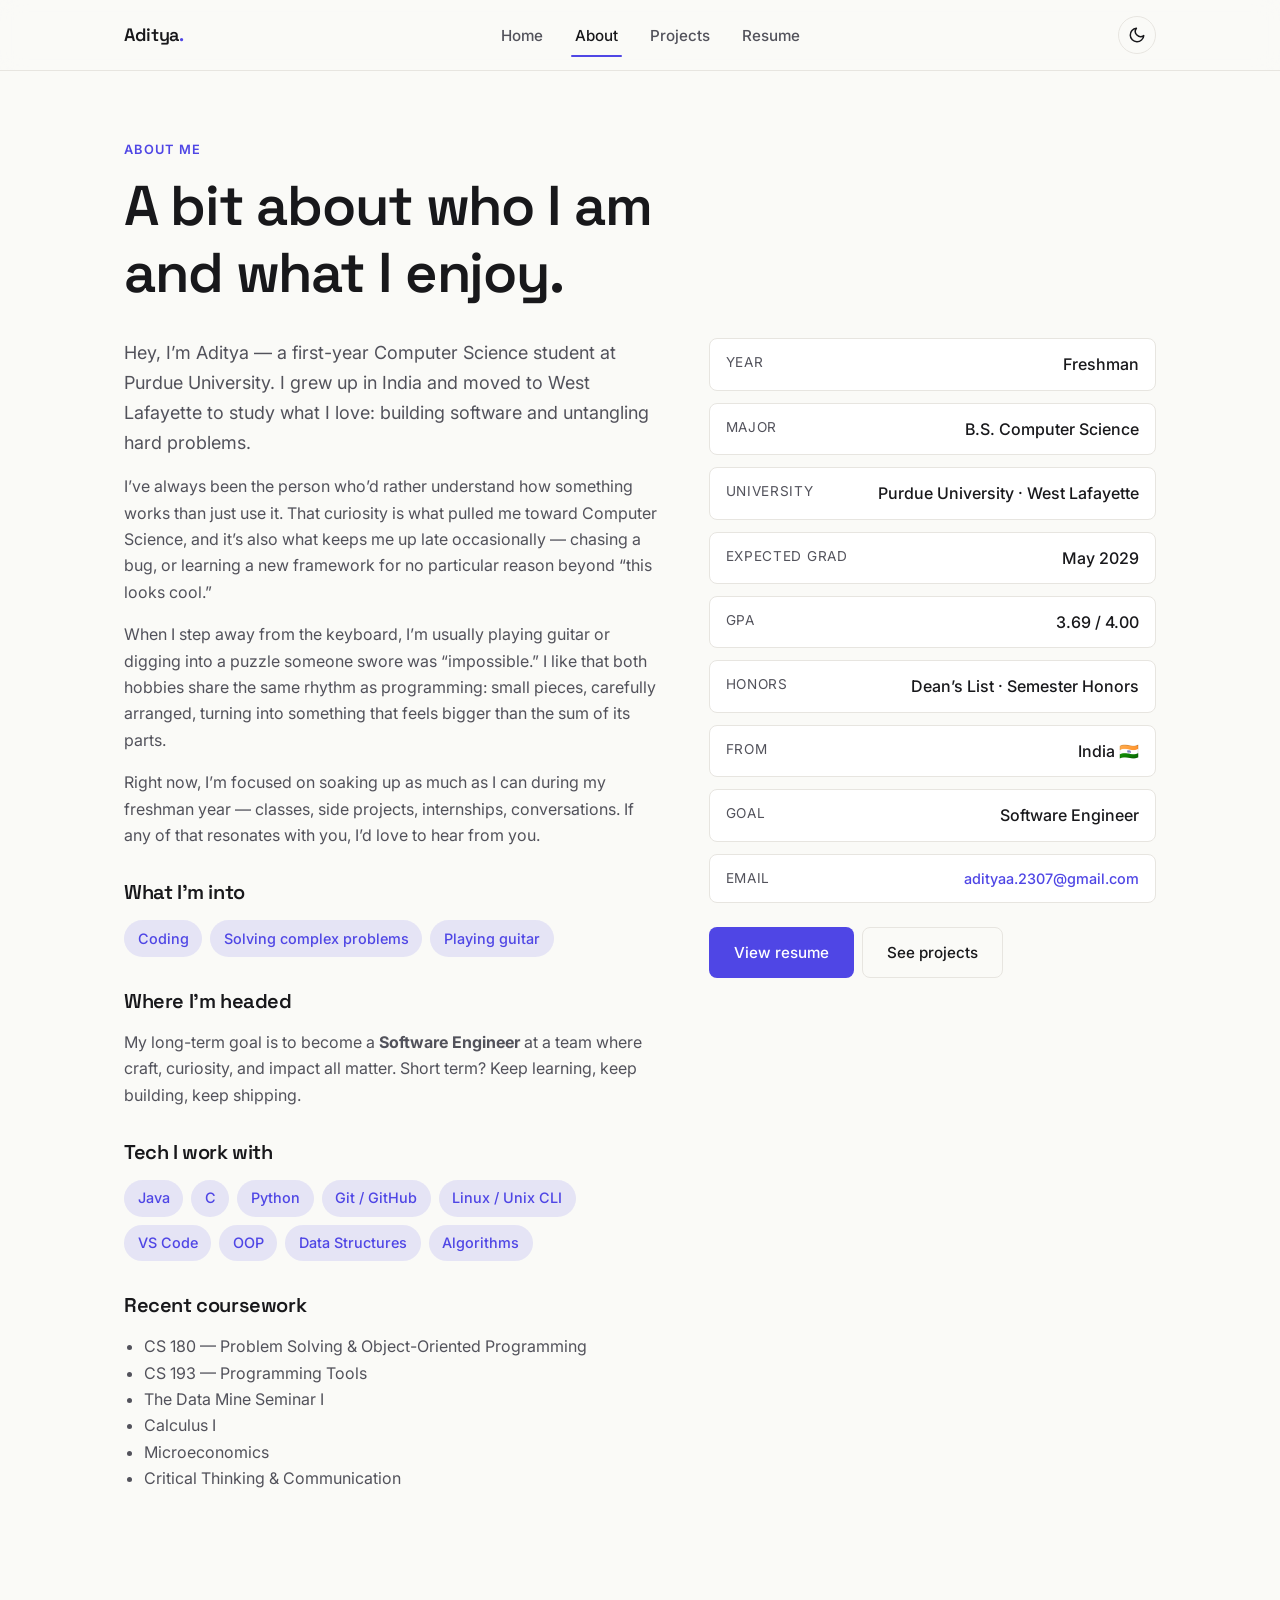
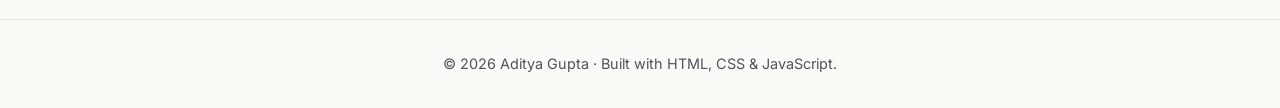
<file: about.html>
<!DOCTYPE html>
<html lang="en" data-theme="light">
<head>
  <meta charset="UTF-8" />
  <meta name="viewport" content="width=device-width, initial-scale=1.0" />
  <title>About — Aditya Gupta</title>
  <meta name="description" content="A little more about Aditya Gupta — Computer Science freshman at Purdue University." />

  <link rel="preconnect" href="https://fonts.googleapis.com" />
  <link rel="preconnect" href="https://fonts.gstatic.com" crossorigin />
  <link href="https://fonts.googleapis.com/css2?family=Inter:wght@400;500;600&family=Space+Grotesk:wght@500;600;700&display=swap" rel="stylesheet" />

  <link rel="stylesheet" href="style.css" />

  <!-- Apply the saved theme BEFORE paint to avoid a flash. -->
  <script>
    (function () {
      try {
        var s = localStorage.getItem("theme");
        var t = s || (window.matchMedia("(prefers-color-scheme: dark)").matches ? "dark" : "light");
        document.documentElement.setAttribute("data-theme", t);
      } catch (e) {}
    })();
  </script>
</head>
<body>

  <!-- ===================== NAVIGATION ===================== -->
  <header class="nav">
    <div class="nav__inner">
      <a href="index.html" class="nav__logo">Aditya<span>.</span></a>

      <ul class="nav__links" id="navLinks">
        <li><a href="index.html">Home</a></li>
        <li><a href="about.html">About</a></li>
        <li><a href="projects.html">Projects</a></li>
        <li><a href="resume.html">Resume</a></li>
      </ul>

      <div style="display:flex; gap:.5rem; align-items:center;">
        <button id="themeToggle" class="theme-toggle" aria-label="Toggle dark mode">
          <svg class="icon-moon" viewBox="0 0 24 24" fill="none" stroke="currentColor" stroke-width="2" stroke-linecap="round" stroke-linejoin="round"><path d="M21 12.79A9 9 0 1111.21 3 7 7 0 0021 12.79z"/></svg>
          <svg class="icon-sun" viewBox="0 0 24 24" fill="none" stroke="currentColor" stroke-width="2" stroke-linecap="round" stroke-linejoin="round"><circle cx="12" cy="12" r="4"/><path d="M12 2v2M12 20v2M4.93 4.93l1.41 1.41M17.66 17.66l1.41 1.41M2 12h2M20 12h2M4.93 19.07l1.41-1.41M17.66 6.34l1.41-1.41"/></svg>
        </button>
        <button id="navBurger" class="nav__burger" aria-label="Open menu" aria-expanded="false">
          <svg viewBox="0 0 24 24" width="20" height="20" fill="none" stroke="currentColor" stroke-width="2" stroke-linecap="round"><line x1="3" y1="6"  x2="21" y2="6"/><line x1="3" y1="12" x2="21" y2="12"/><line x1="3" y1="18" x2="21" y2="18"/></svg>
        </button>
      </div>
    </div>
  </header>


  <main>

    <!-- ===================== ABOUT INTRO ===================== -->
    <section>
      <div class="container">
        <span class="section-label reveal">About me</span>
        <h1 class="reveal">A bit about who I am<br />and what I enjoy.</h1>

        <div class="about-grid">

          <!-- LEFT column: the personal story -->
          <div class="reveal">
            <p class="lead">
              Hey, I’m Aditya — a first-year Computer Science student at
              Purdue University. I grew up in India and moved to West
              Lafayette to study what I love: building software and
              untangling hard problems.
            </p>
            <p>
              I’ve always been the person who’d rather understand how
              something works than just use it. That curiosity is what
              pulled me toward Computer Science, and it’s also what keeps
              me up late occasionally — chasing a bug, or learning a new
              framework for no particular reason beyond “this looks cool.”
            </p>
            <p>
              When I step away from the keyboard, I’m usually playing guitar
              or digging into a puzzle someone swore was “impossible.” I
              like that both hobbies share the same rhythm as programming:
              small pieces, carefully arranged, turning into something
              that feels bigger than the sum of its parts.
            </p>
            <p>
              Right now, I’m focused on soaking up as much as I can during
              my freshman year — classes, side projects, internships,
              conversations. If any of that resonates with you, I’d love
              to hear from you.
            </p>

            <h3 style="margin-top: 2rem;">What I’m into</h3>
            <div class="hobby-chips">
              <!-- EDIT: Add or remove chips as you like -->
              <span class="chip">Coding</span>
              <span class="chip">Solving complex problems</span>
              <span class="chip">Playing guitar</span>
            </div>

            <h3 style="margin-top: 2rem;">Where I’m headed</h3>
            <p>
              My long-term goal is to become a <strong>Software Engineer</strong>
              at a team where craft, curiosity, and impact all matter.
              Short term? Keep learning, keep building, keep shipping.
            </p>

            <!-- Tech skills pulled from resume — edit freely -->
            <h3 style="margin-top: 2rem;">Tech I work with</h3>
            <div class="hobby-chips">
              <span class="chip">Java</span>
              <span class="chip">C</span>
              <span class="chip">Python</span>
              <span class="chip">Git / GitHub</span>
              <span class="chip">Linux / Unix CLI</span>
              <span class="chip">VS Code</span>
              <span class="chip">OOP</span>
              <span class="chip">Data Structures</span>
              <span class="chip">Algorithms</span>
            </div>

            <!-- Current coursework — edit each semester -->
            <h3 style="margin-top: 2rem;">Recent coursework</h3>
            <ul style="color: var(--color-text-muted); padding-left: 1.25rem; margin: 0;">
              <li>CS 180 — Problem Solving & Object-Oriented Programming</li>
              <li>CS 193 — Programming Tools</li>
              <li>The Data Mine Seminar I</li>
              <li>Calculus I</li>
              <li>Microeconomics</li>
              <li>Critical Thinking &amp; Communication</li>
            </ul>
          </div>


          <!-- RIGHT column: quick-facts card -->
          <div class="reveal">
            <ul class="fact-list">
              <li>
                <span class="label">Year</span>
                <span class="value">Freshman</span>
              </li>
              <li>
                <span class="label">Major</span>
                <span class="value">B.S. Computer Science</span>
              </li>
              <li>
                <span class="label">University</span>
                <span class="value">Purdue University · West Lafayette</span>
              </li>
              <li>
                <span class="label">Expected grad</span>
                <span class="value">May 2029</span>
              </li>
              <li>
                <span class="label">GPA</span>
                <span class="value">3.69 / 4.00</span>
              </li>
              <li>
                <span class="label">Honors</span>
                <span class="value">Dean’s List · Semester Honors</span>
              </li>
              <li>
                <span class="label">From</span>
                <span class="value">India 🇮🇳</span>
              </li>
              <li>
                <span class="label">Goal</span>
                <span class="value">Software Engineer</span>
              </li>
              <li>
                <span class="label">Email</span>
                <span class="value" style="font-size:.9rem;">
                  <a href="mailto:adityaa.2307@gmail.com">adityaa.2307@gmail.com</a>
                </span>
              </li>
            </ul>

            <div style="margin-top: 1.5rem; display:flex; gap:.5rem; flex-wrap:wrap;">
              <a href="resume.html"   class="btn btn--primary">View resume</a>
              <a href="projects.html" class="btn btn--ghost">See projects</a>
            </div>
          </div>

        </div>
      </div>
    </section>

  </main>


  <!-- ===================== FOOTER ===================== -->
  <footer class="footer">
    <div class="container">
      <p>© <span id="year"></span> Aditya Gupta · Built with HTML, CSS & JavaScript.</p>
    </div>
  </footer>

  <script src="script.js"></script>
</body>
</html>
</file>
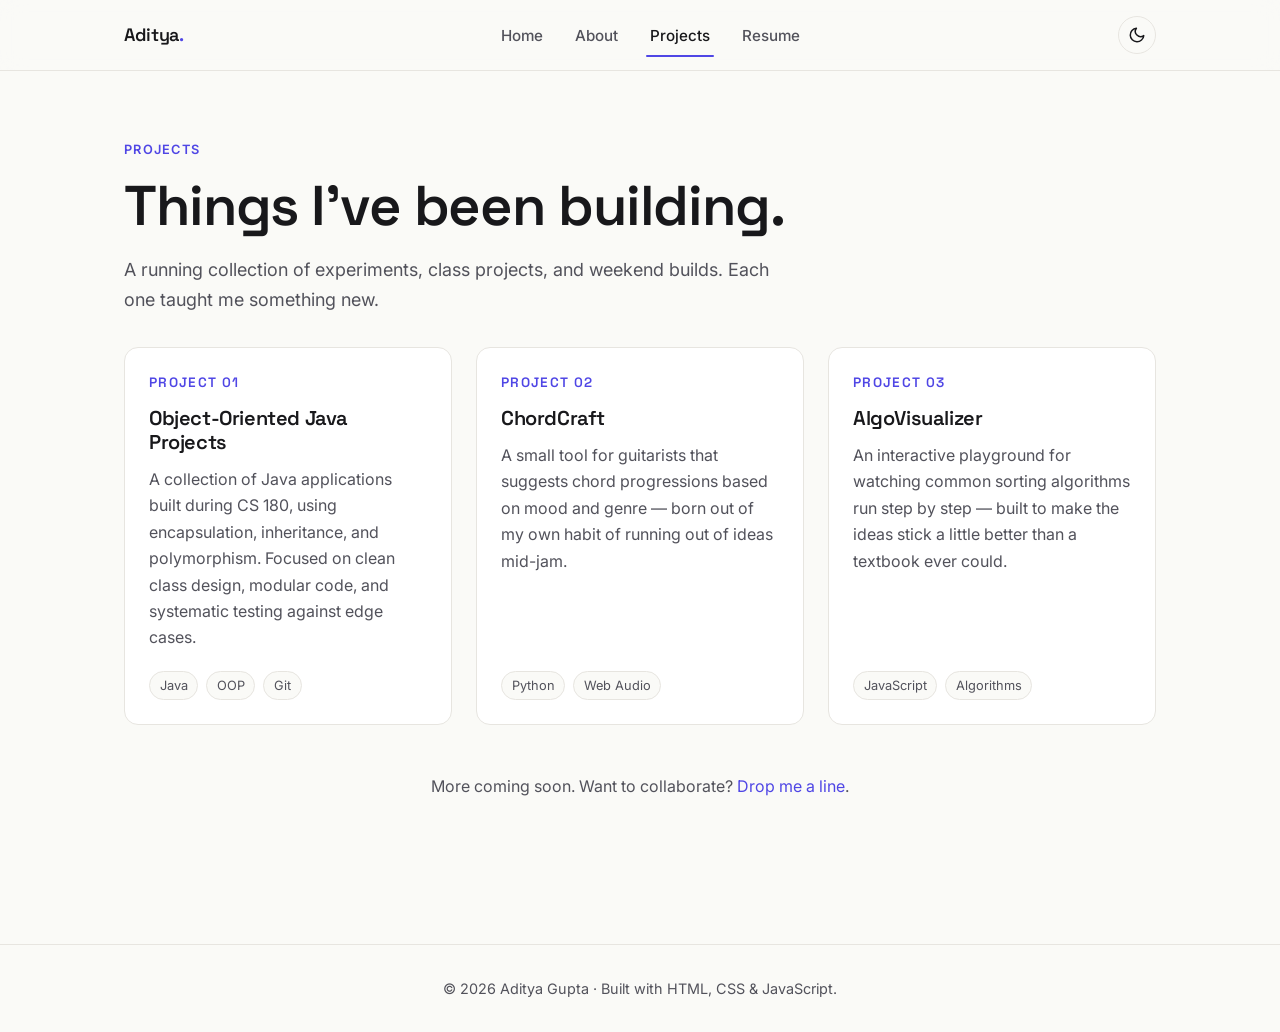
<file: projects.html>
<!DOCTYPE html>
<html lang="en" data-theme="light">
<head>
  <meta charset="UTF-8" />
  <meta name="viewport" content="width=device-width, initial-scale=1.0" />
  <title>Projects — Aditya Gupta</title>
  <meta name="description" content="A few things Aditya Gupta has been working on." />

  <link rel="preconnect" href="https://fonts.googleapis.com" />
  <link rel="preconnect" href="https://fonts.gstatic.com" crossorigin />
  <link href="https://fonts.googleapis.com/css2?family=Inter:wght@400;500;600&family=Space+Grotesk:wght@500;600;700&display=swap" rel="stylesheet" />

  <link rel="stylesheet" href="style.css" />

  <!-- Apply the saved theme BEFORE paint to avoid a flash. -->
  <script>
    (function () {
      try {
        var s = localStorage.getItem("theme");
        var t = s || (window.matchMedia("(prefers-color-scheme: dark)").matches ? "dark" : "light");
        document.documentElement.setAttribute("data-theme", t);
      } catch (e) {}
    })();
  </script>
</head>
<body>

  <!-- ===================== NAVIGATION ===================== -->
  <header class="nav">
    <div class="nav__inner">
      <a href="index.html" class="nav__logo">Aditya<span>.</span></a>

      <ul class="nav__links" id="navLinks">
        <li><a href="index.html">Home</a></li>
        <li><a href="about.html">About</a></li>
        <li><a href="projects.html">Projects</a></li>
        <li><a href="resume.html">Resume</a></li>
      </ul>

      <div style="display:flex; gap:.5rem; align-items:center;">
        <button id="themeToggle" class="theme-toggle" aria-label="Toggle dark mode">
          <svg class="icon-moon" viewBox="0 0 24 24" fill="none" stroke="currentColor" stroke-width="2" stroke-linecap="round" stroke-linejoin="round"><path d="M21 12.79A9 9 0 1111.21 3 7 7 0 0021 12.79z"/></svg>
          <svg class="icon-sun" viewBox="0 0 24 24" fill="none" stroke="currentColor" stroke-width="2" stroke-linecap="round" stroke-linejoin="round"><circle cx="12" cy="12" r="4"/><path d="M12 2v2M12 20v2M4.93 4.93l1.41 1.41M17.66 17.66l1.41 1.41M2 12h2M20 12h2M4.93 19.07l1.41-1.41M17.66 6.34l1.41-1.41"/></svg>
        </button>
        <button id="navBurger" class="nav__burger" aria-label="Open menu" aria-expanded="false">
          <svg viewBox="0 0 24 24" width="20" height="20" fill="none" stroke="currentColor" stroke-width="2" stroke-linecap="round"><line x1="3" y1="6"  x2="21" y2="6"/><line x1="3" y1="12" x2="21" y2="12"/><line x1="3" y1="18" x2="21" y2="18"/></svg>
        </button>
      </div>
    </div>
  </header>


  <main>

    <!-- ===================== PROJECTS ===================== -->
    <section>
      <div class="container">
        <span class="section-label reveal">Projects</span>
        <h1 class="reveal">Things I’ve been building.</h1>
        <p class="lead reveal">
          A running collection of experiments, class projects, and
          weekend builds. Each one taught me something new.
        </p>

        <!-- EDIT: To add / remove a project, copy one .project-card
             block and change the text inside. -->
        <div class="projects-grid">

          <!-- PROJECT 1 -->
          <article class="project-card reveal">
            <span class="project-card__index">PROJECT 01</span>
            <h3>Object-Oriented Java Projects</h3>
            <p>
              A collection of Java applications built during CS 180, using
              encapsulation, inheritance, and polymorphism. Focused on
              clean class design, modular code, and systematic testing
              against edge cases.
            </p>
            <div class="project-card__tags">
              <span>Java</span><span>OOP</span><span>Git</span>
            </div>
          </article>

          <!-- PROJECT 2 -->
          <article class="project-card reveal">
            <span class="project-card__index">PROJECT 02</span>
            <h3>ChordCraft</h3>
            <p>
              A small tool for guitarists that suggests chord progressions
              based on mood and genre — born out of my own habit of
              running out of ideas mid-jam.
            </p>
            <div class="project-card__tags">
              <span>Python</span><span>Web Audio</span>
            </div>
          </article>

          <!-- PROJECT 3 -->
          <article class="project-card reveal">
            <span class="project-card__index">PROJECT 03</span>
            <h3>AlgoVisualizer</h3>
            <p>
              An interactive playground for watching common sorting
              algorithms run step by step — built to make the ideas
              stick a little better than a textbook ever could.
            </p>
            <div class="project-card__tags">
              <span>JavaScript</span><span>Algorithms</span>
            </div>
          </article>

        </div>

        <p style="margin-top: 3rem; text-align: center;" class="reveal">
          More coming soon. Want to collaborate?
          <a href="mailto:adityaa.2307@gmail.com">Drop me a line</a>.
        </p>

      </div>
    </section>

  </main>


  <!-- ===================== FOOTER ===================== -->
  <footer class="footer">
    <div class="container">
      <p>© <span id="year"></span> Aditya Gupta · Built with HTML, CSS & JavaScript.</p>
    </div>
  </footer>

  <script src="script.js"></script>
</body>
</html>
</file>
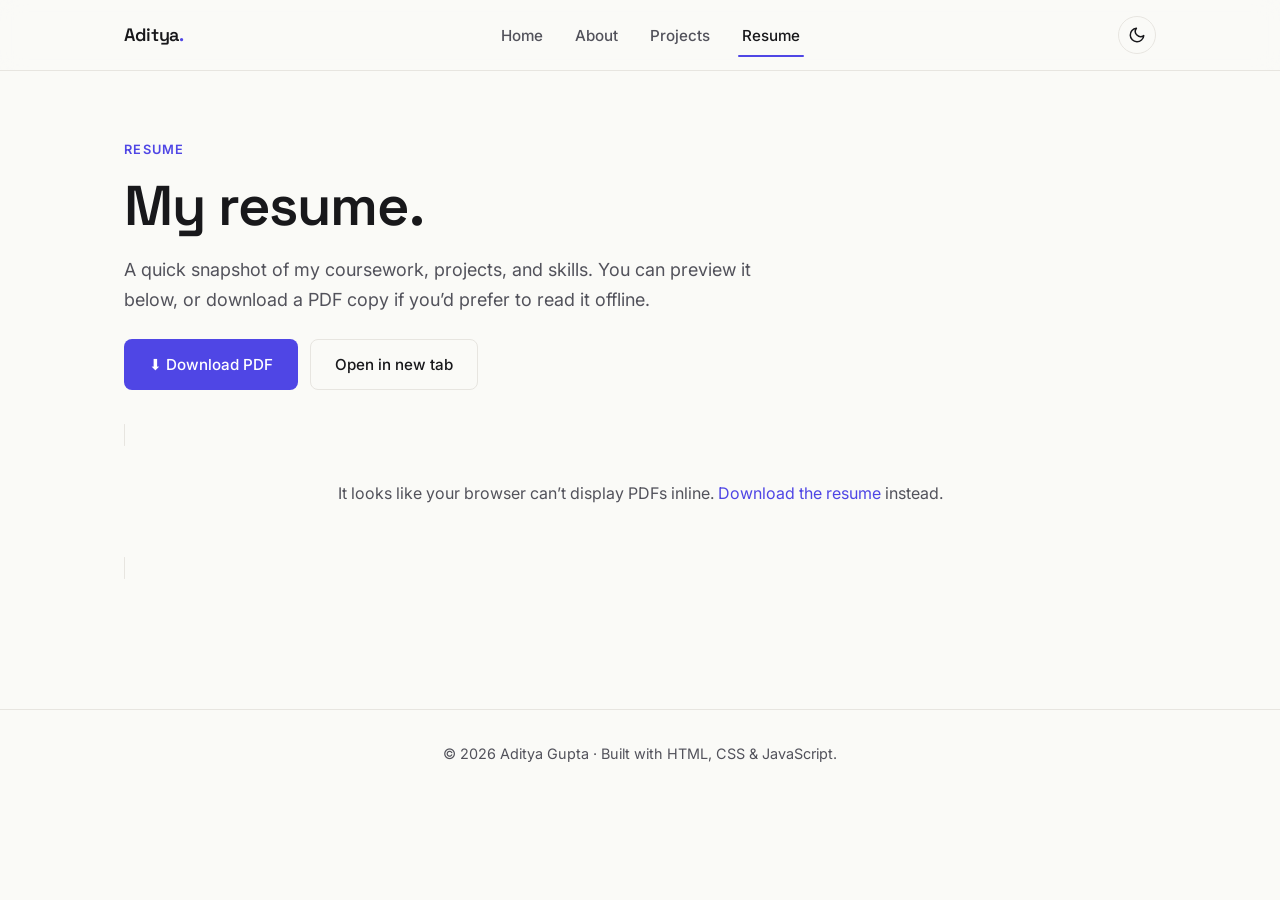
<file: resume.html>
<!DOCTYPE html>
<html lang="en" data-theme="light">
<head>
  <meta charset="UTF-8" />
  <meta name="viewport" content="width=device-width, initial-scale=1.0" />
  <title>Resume — Aditya Gupta</title>
  <meta name="description" content="Resume of Aditya Gupta — Computer Science freshman at Purdue University." />

  <link rel="preconnect" href="https://fonts.googleapis.com" />
  <link rel="preconnect" href="https://fonts.gstatic.com" crossorigin />
  <link href="https://fonts.googleapis.com/css2?family=Inter:wght@400;500;600&family=Space+Grotesk:wght@500;600;700&display=swap" rel="stylesheet" />

  <link rel="stylesheet" href="style.css" />

  <!-- Apply the saved theme BEFORE paint to avoid a flash. -->
  <script>
    (function () {
      try {
        var s = localStorage.getItem("theme");
        var t = s || (window.matchMedia("(prefers-color-scheme: dark)").matches ? "dark" : "light");
        document.documentElement.setAttribute("data-theme", t);
      } catch (e) {}
    })();
  </script>
</head>
<body>

  <!-- ===================== NAVIGATION ===================== -->
  <header class="nav">
    <div class="nav__inner">
      <a href="index.html" class="nav__logo">Aditya<span>.</span></a>

      <ul class="nav__links" id="navLinks">
        <li><a href="index.html">Home</a></li>
        <li><a href="about.html">About</a></li>
        <li><a href="projects.html">Projects</a></li>
        <li><a href="resume.html">Resume</a></li>
      </ul>

      <div style="display:flex; gap:.5rem; align-items:center;">
        <button id="themeToggle" class="theme-toggle" aria-label="Toggle dark mode">
          <svg class="icon-moon" viewBox="0 0 24 24" fill="none" stroke="currentColor" stroke-width="2" stroke-linecap="round" stroke-linejoin="round"><path d="M21 12.79A9 9 0 1111.21 3 7 7 0 0021 12.79z"/></svg>
          <svg class="icon-sun" viewBox="0 0 24 24" fill="none" stroke="currentColor" stroke-width="2" stroke-linecap="round" stroke-linejoin="round"><circle cx="12" cy="12" r="4"/><path d="M12 2v2M12 20v2M4.93 4.93l1.41 1.41M17.66 17.66l1.41 1.41M2 12h2M20 12h2M4.93 19.07l1.41-1.41M17.66 6.34l1.41-1.41"/></svg>
        </button>
        <button id="navBurger" class="nav__burger" aria-label="Open menu" aria-expanded="false">
          <svg viewBox="0 0 24 24" width="20" height="20" fill="none" stroke="currentColor" stroke-width="2" stroke-linecap="round"><line x1="3" y1="6"  x2="21" y2="6"/><line x1="3" y1="12" x2="21" y2="12"/><line x1="3" y1="18" x2="21" y2="18"/></svg>
        </button>
      </div>
    </div>
  </header>


  <main>

    <!-- ===================== RESUME ===================== -->
    <section>
      <div class="container">
        <span class="section-label reveal">Resume</span>
        <h1 class="reveal">My resume.</h1>

        <p class="lead reveal">
          A quick snapshot of my coursework, projects, and skills.
          You can preview it below, or download a PDF copy if you’d
          prefer to read it offline.
        </p>

        <!-- EDIT: update the href below if you rename the PDF.
             Make sure the file sits in assets/Resume.pdf -->
        <div class="resume-actions reveal">
          <a href="assets/Resume.pdf" download class="btn btn--primary">
            ⬇ Download PDF
          </a>
          <a href="assets/Resume.pdf" target="_blank" rel="noopener" class="btn btn--ghost">
            Open in new tab
          </a>
        </div>

        <!-- Embedded PDF preview.
             Some mobile browsers can't render PDFs inline — the
             download button above guarantees people can still get it. -->
        <div class="reveal">
          <object
            class="pdf-frame"
            data="assets/Resume.pdf"
            type="application/pdf"
            aria-label="Embedded resume PDF">
            <p style="padding: 2rem; text-align:center;">
              It looks like your browser can’t display PDFs inline.
              <a href="assets/Resume.pdf" download>Download the resume</a>
              instead.
            </p>
          </object>
        </div>

      </div>
    </section>

  </main>


  <!-- ===================== FOOTER ===================== -->
  <footer class="footer">
    <div class="container">
      <p>© <span id="year"></span> Aditya Gupta · Built with HTML, CSS & JavaScript.</p>
    </div>
  </footer>

  <script src="script.js"></script>
</body>
</html>
</file>
<file: style.css>
/* =========================================================
   Aditya Gupta — Personal Portfolio Stylesheet
   ---------------------------------------------------------
   Quick edit map:
     • Colors ............ --color-* variables below
     • Fonts ............. --font-* variables below
     • Spacing ........... --space-* variables below
   Dark mode automatically swaps colors when the <html>
   element gets the attribute data-theme="dark".
   ========================================================= */


/* ---------------------------------------------------------
   1. DESIGN TOKENS  (change these to re-skin the site)
   --------------------------------------------------------- */
:root {
  /* Brand colors — PRIMARY is used for links & buttons,
     SECONDARY is used for accents and highlights. */
  --color-primary: #4f46e5;        /* deep indigo */
  --color-primary-hover: #4338ca;
  --color-secondary: #f59e0b;      /* warm amber */

  /* Neutral / surface colors (light mode) */
  --color-bg: #fafaf7;             /* page background */
  --color-surface: #ffffff;        /* cards, nav */
  --color-border: #e7e5e0;
  --color-text: #18181b;           /* main text */
  --color-text-muted: #52525b;     /* secondary text */

  /* Typography */
  --font-heading: "Space Grotesk", "Segoe UI", system-ui, sans-serif;
  --font-body:    "Inter",         "Segoe UI", system-ui, sans-serif;

  /* Spacing scale (8-pt grid) */
  --space-1: 0.25rem;
  --space-2: 0.5rem;
  --space-3: 0.75rem;
  --space-4: 1rem;
  --space-6: 1.5rem;
  --space-8: 2rem;
  --space-12: 3rem;
  --space-16: 4rem;
  --space-24: 6rem;

  /* Other */
  --radius-sm: 8px;
  --radius-md: 14px;
  --radius-lg: 24px;
  --shadow-sm: 0 1px 2px rgba(0, 0, 0, 0.04),
               0 1px 3px rgba(0, 0, 0, 0.06);
  --shadow-md: 0 4px 12px rgba(0, 0, 0, 0.06),
               0 2px 4px rgba(0, 0, 0, 0.04);
  --transition: 200ms cubic-bezier(0.4, 0, 0.2, 1);
  --max-width: 1080px;
}

/* Dark mode palette (swapped when data-theme="dark") */
html[data-theme="dark"] {
  --color-primary: #818cf8;
  --color-primary-hover: #a5b4fc;
  --color-secondary: #fcd34d;

  --color-bg: #0b0b0f;
  --color-surface: #16161d;
  --color-border: #2a2a35;
  --color-text: #f4f4f5;
  --color-text-muted: #a1a1aa;

  --shadow-sm: 0 1px 2px rgba(0, 0, 0, 0.4);
  --shadow-md: 0 4px 12px rgba(0, 0, 0, 0.4);
}


/* ---------------------------------------------------------
   2. BASE RESETS & GLOBAL STYLES
   --------------------------------------------------------- */
*, *::before, *::after { box-sizing: border-box; }

html { scroll-behavior: smooth; }

body {
  margin: 0;
  font-family: var(--font-body);
  font-size: 1rem;
  line-height: 1.65;
  color: var(--color-text);
  background-color: var(--color-bg);
  -webkit-font-smoothing: antialiased;
  transition: background-color var(--transition), color var(--transition);
}

h1, h2, h3, h4 {
  font-family: var(--font-heading);
  font-weight: 600;
  line-height: 1.2;
  letter-spacing: -0.02em;
  margin: 0 0 var(--space-4) 0;
  color: var(--color-text);
}

h1 { font-size: clamp(2.25rem, 5vw, 3.5rem); }
h2 { font-size: clamp(1.75rem, 3.5vw, 2.25rem); }
h3 { font-size: 1.25rem; }

p  { margin: 0 0 var(--space-4) 0; color: var(--color-text-muted); }

a {
  color: var(--color-primary);
  text-decoration: none;
  transition: color var(--transition);
}
a:hover { color: var(--color-primary-hover); }

img { max-width: 100%; display: block; }

section { padding: var(--space-16) 0; }

.container {
  width: 100%;
  max-width: var(--max-width);
  margin: 0 auto;
  padding: 0 var(--space-6);
}

/* Keyboard focus style (accessibility) */
:focus-visible {
  outline: 2px solid var(--color-primary);
  outline-offset: 3px;
  border-radius: 4px;
}


/* ---------------------------------------------------------
   3. NAVIGATION BAR
   --------------------------------------------------------- */
.nav {
  position: sticky;
  top: 0;
  z-index: 50;
  background-color: color-mix(in srgb, var(--color-bg) 85%, transparent);
  backdrop-filter: saturate(180%) blur(12px);
  -webkit-backdrop-filter: saturate(180%) blur(12px);
  border-bottom: 1px solid var(--color-border);
}

.nav__inner {
  max-width: var(--max-width);
  margin: 0 auto;
  padding: var(--space-4) var(--space-6);
  display: flex;
  align-items: center;
  justify-content: space-between;
  gap: var(--space-4);
}

.nav__logo {
  font-family: var(--font-heading);
  font-weight: 600;
  font-size: 1.125rem;
  color: var(--color-text);
  letter-spacing: -0.02em;
}
.nav__logo span { color: var(--color-primary); }

.nav__links {
  list-style: none;
  margin: 0;
  padding: 0;
  display: flex;
  align-items: center;
  gap: var(--space-6);
}

.nav__links a {
  color: var(--color-text-muted);
  font-size: 0.95rem;
  font-weight: 500;
  padding: var(--space-2) var(--space-1);
  position: relative;
}
.nav__links a:hover,
.nav__links a.is-active {
  color: var(--color-text);
}
.nav__links a.is-active::after {
  content: "";
  position: absolute;
  left: 0; right: 0; bottom: -4px;
  height: 2px;
  background-color: var(--color-primary);
  border-radius: 2px;
}

/* Theme toggle button */
.theme-toggle {
  background: transparent;
  border: 1px solid var(--color-border);
  color: var(--color-text);
  width: 38px; height: 38px;
  border-radius: 50%;
  cursor: pointer;
  display: inline-flex;
  align-items: center;
  justify-content: center;
  transition: transform var(--transition), border-color var(--transition),
              background-color var(--transition);
}
.theme-toggle:hover {
  transform: translateY(-1px);
  border-color: var(--color-primary);
}
.theme-toggle svg { width: 18px; height: 18px; }
.theme-toggle .icon-sun  { display: none; }
html[data-theme="dark"] .theme-toggle .icon-sun  { display: block; }
html[data-theme="dark"] .theme-toggle .icon-moon { display: none; }

/* Mobile menu button */
.nav__burger {
  display: none;
  background: transparent;
  border: 1px solid var(--color-border);
  border-radius: var(--radius-sm);
  width: 38px; height: 38px;
  color: var(--color-text);
  cursor: pointer;
  align-items: center;
  justify-content: center;
}


/* ---------------------------------------------------------
   4. BUTTONS
   --------------------------------------------------------- */
.btn {
  display: inline-flex;
  align-items: center;
  gap: var(--space-2);
  padding: 0.75rem 1.5rem;
  border-radius: var(--radius-sm);
  font-weight: 500;
  font-size: 0.95rem;
  font-family: inherit;
  cursor: pointer;
  border: 1px solid transparent;
  transition: all var(--transition);
  text-decoration: none;
}
.btn--primary {
  background-color: var(--color-primary);
  color: #fff;
}
.btn--primary:hover {
  background-color: var(--color-primary-hover);
  transform: translateY(-2px);
  box-shadow: var(--shadow-md);
  color: #fff;
}
.btn--ghost {
  background-color: transparent;
  color: var(--color-text);
  border-color: var(--color-border);
}
.btn--ghost:hover {
  border-color: var(--color-primary);
  color: var(--color-primary);
  transform: translateY(-2px);
}


/* ---------------------------------------------------------
   5. HERO (home page)
   --------------------------------------------------------- */
.hero {
  padding: var(--space-24) 0 var(--space-16);
  text-align: center;
}

.hero__avatar {
  width: 140px;
  height: 140px;
  border-radius: 50%;
  margin: 0 auto var(--space-6);
  overflow: hidden;
  border: 3px solid var(--color-surface);
  box-shadow: 0 0 0 3px var(--color-primary), var(--shadow-md);
  background: linear-gradient(135deg,
    var(--color-primary), var(--color-secondary));
  display: flex;
  align-items: center;
  justify-content: center;
  color: #fff;
  font-family: var(--font-heading);
  font-size: 3rem;
  font-weight: 600;
}
.hero__avatar img {
  width: 100%; height: 100%; object-fit: cover;
}

.hero__name {
  font-size: clamp(2.5rem, 6vw, 4rem);
  margin-bottom: var(--space-3);
}
.hero__name .accent { color: var(--color-primary); }

.hero__tagline {
  font-size: clamp(1.05rem, 2vw, 1.25rem);
  color: var(--color-text-muted);
  max-width: 640px;
  margin: 0 auto var(--space-4);
}

.hero__intro {
  max-width: 580px;
  margin: 0 auto var(--space-8);
  color: var(--color-text-muted);
}

.hero__actions {
  display: flex;
  justify-content: center;
  gap: var(--space-3);
  flex-wrap: wrap;
}


/* ---------------------------------------------------------
   6. SECTION HEADINGS & GENERIC CONTENT
   --------------------------------------------------------- */
.section-label {
  display: inline-block;
  font-size: 0.8rem;
  font-weight: 600;
  letter-spacing: 0.1em;
  text-transform: uppercase;
  color: var(--color-primary);
  margin-bottom: var(--space-3);
}

.lead {
  font-size: 1.125rem;
  color: var(--color-text-muted);
  max-width: 680px;
}


/* ---------------------------------------------------------
   7. ABOUT PAGE
   --------------------------------------------------------- */
.about-grid {
  display: grid;
  grid-template-columns: 1fr;
  gap: var(--space-8);
  margin-top: var(--space-8);
}
@media (min-width: 768px) {
  .about-grid { grid-template-columns: 1.2fr 1fr; gap: var(--space-12); }
}

.fact-list {
  list-style: none;
  padding: 0;
  margin: 0;
  display: grid;
  gap: var(--space-3);
}
.fact-list li {
  display: flex;
  justify-content: space-between;
  padding: var(--space-3) var(--space-4);
  border: 1px solid var(--color-border);
  border-radius: var(--radius-sm);
  background-color: var(--color-surface);
}
.fact-list .label {
  font-size: 0.85rem;
  color: var(--color-text-muted);
  text-transform: uppercase;
  letter-spacing: 0.05em;
}
.fact-list .value {
  font-weight: 500;
  color: var(--color-text);
  text-align: right;
}

.hobby-chips {
  display: flex;
  flex-wrap: wrap;
  gap: var(--space-2);
  margin-top: var(--space-2);
}
.chip {
  padding: 0.4rem 0.85rem;
  border-radius: 999px;
  background-color: color-mix(in srgb, var(--color-primary) 12%, transparent);
  color: var(--color-primary);
  font-size: 0.9rem;
  font-weight: 500;
}


/* ---------------------------------------------------------
   8. PROJECTS
   --------------------------------------------------------- */
.projects-grid {
  display: grid;
  grid-template-columns: 1fr;
  gap: var(--space-6);
  margin-top: var(--space-8);
}
@media (min-width: 640px)  { .projects-grid { grid-template-columns: repeat(2, 1fr); } }
@media (min-width: 1024px) { .projects-grid { grid-template-columns: repeat(3, 1fr); } }

.project-card {
  background-color: var(--color-surface);
  border: 1px solid var(--color-border);
  border-radius: var(--radius-md);
  padding: var(--space-6);
  transition: transform var(--transition), box-shadow var(--transition),
              border-color var(--transition);
  display: flex;
  flex-direction: column;
  gap: var(--space-3);
}
.project-card:hover {
  transform: translateY(-4px);
  box-shadow: var(--shadow-md);
  border-color: color-mix(in srgb, var(--color-primary) 40%, var(--color-border));
}
.project-card__index {
  font-family: var(--font-heading);
  color: var(--color-primary);
  font-size: 0.85rem;
  font-weight: 600;
  letter-spacing: 0.1em;
}
.project-card h3 { margin: 0; }
.project-card p  { margin: 0; flex-grow: 1; }

.project-card__tags {
  display: flex;
  flex-wrap: wrap;
  gap: var(--space-2);
  margin-top: var(--space-2);
}
.project-card__tags span {
  font-size: 0.8rem;
  padding: 0.2rem 0.6rem;
  border-radius: 999px;
  background-color: var(--color-bg);
  color: var(--color-text-muted);
  border: 1px solid var(--color-border);
}


/* ---------------------------------------------------------
   9. RESUME PAGE
   --------------------------------------------------------- */
.resume-actions {
  display: flex;
  gap: var(--space-3);
  margin: var(--space-6) 0 var(--space-8);
  flex-wrap: wrap;
}

.pdf-frame {
  width: 100%;
  height: 80vh;
  min-height: 600px;
  border: 1px solid var(--color-border);
  border-radius: var(--radius-md);
  background-color: var(--color-surface);
}


/* ---------------------------------------------------------
   10. CONTACT / SOCIAL LINKS
   --------------------------------------------------------- */
.contact-card {
  background-color: var(--color-surface);
  border: 1px solid var(--color-border);
  border-radius: var(--radius-lg);
  padding: var(--space-12) var(--space-6);
  text-align: center;
  margin-top: var(--space-8);
}
.contact-card h2 { margin-bottom: var(--space-3); }

.socials {
  display: flex;
  justify-content: center;
  gap: var(--space-3);
  flex-wrap: wrap;
  margin-top: var(--space-6);
}
.social-btn {
  display: inline-flex;
  align-items: center;
  gap: var(--space-2);
  padding: 0.65rem 1.1rem;
  border: 1px solid var(--color-border);
  border-radius: var(--radius-sm);
  color: var(--color-text);
  background-color: var(--color-bg);
  font-weight: 500;
  font-size: 0.9rem;
  transition: all var(--transition);
}
.social-btn:hover {
  border-color: var(--color-primary);
  color: var(--color-primary);
  transform: translateY(-2px);
}
.social-btn svg { width: 18px; height: 18px; }


/* ---------------------------------------------------------
   11. FOOTER
   --------------------------------------------------------- */
.footer {
  margin-top: var(--space-16);
  padding: var(--space-8) 0;
  border-top: 1px solid var(--color-border);
  text-align: center;
  color: var(--color-text-muted);
  font-size: 0.9rem;
}
.footer p { margin: 0; color: inherit; }


/* ---------------------------------------------------------
   12. ANIMATIONS (subtle fade-in on scroll)
   --------------------------------------------------------- */
.reveal {
  opacity: 0;
  transform: translateY(16px);
  transition: opacity 700ms ease-out, transform 700ms ease-out;
}
.reveal.is-visible {
  opacity: 1;
  transform: translateY(0);
}

@media (prefers-reduced-motion: reduce) {
  *, *::before, *::after {
    animation-duration: 0.01ms !important;
    transition-duration: 0.01ms !important;
  }
  .reveal { opacity: 1; transform: none; }
}


/* ---------------------------------------------------------
   13. MOBILE / RESPONSIVE RULES
   --------------------------------------------------------- */
@media (max-width: 720px) {
  .nav__burger  { display: inline-flex; }
  .nav__links {
    position: absolute;
    top: 100%; left: 0; right: 0;
    flex-direction: column;
    align-items: stretch;
    padding: var(--space-4) var(--space-6);
    gap: var(--space-2);
    background-color: var(--color-surface);
    border-bottom: 1px solid var(--color-border);
    transform: translateY(-12px);
    opacity: 0;
    pointer-events: none;
    transition: opacity var(--transition), transform var(--transition);
  }
  .nav__links.is-open {
    transform: translateY(0);
    opacity: 1;
    pointer-events: auto;
  }
  .nav__links a { padding: var(--space-3) 0; }
  .nav__links a.is-active::after { display: none; }

  .hero { padding: var(--space-16) 0 var(--space-12); }
  section { padding: var(--space-12) 0; }
}
</file>
